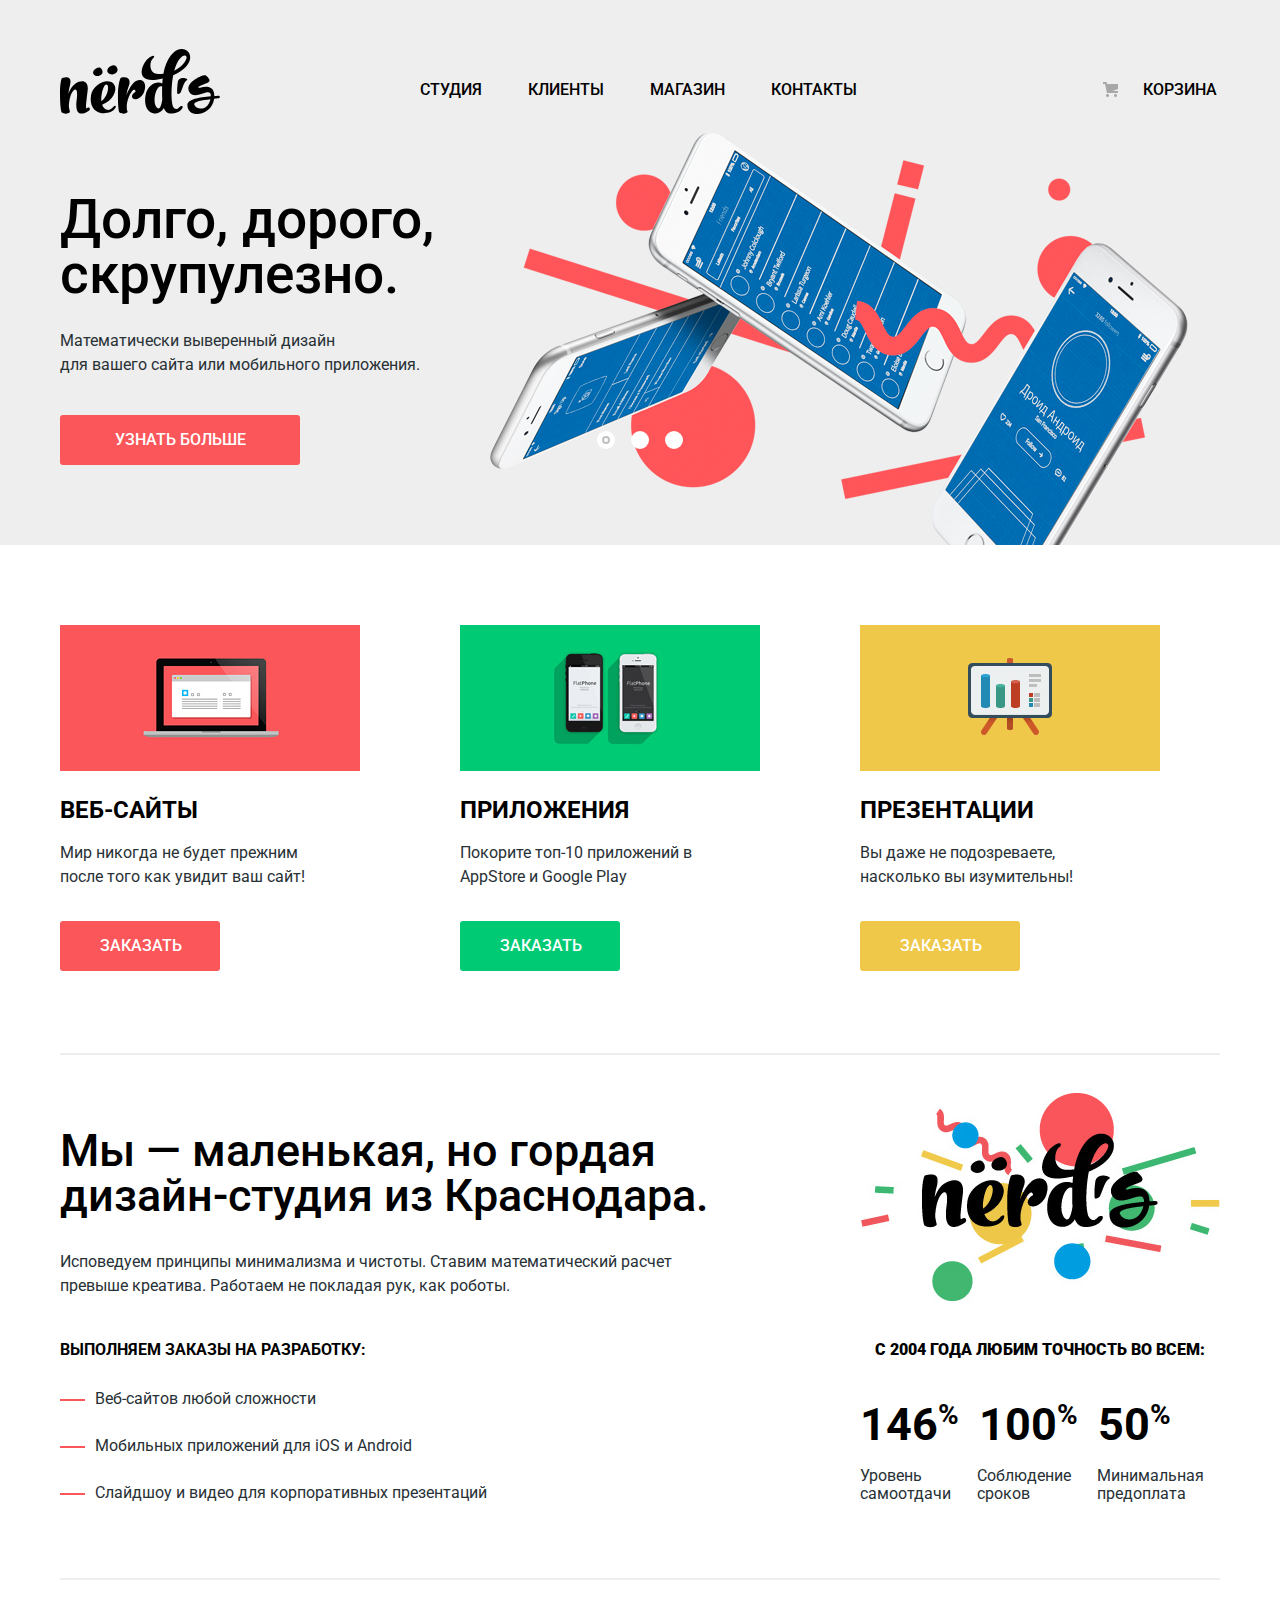
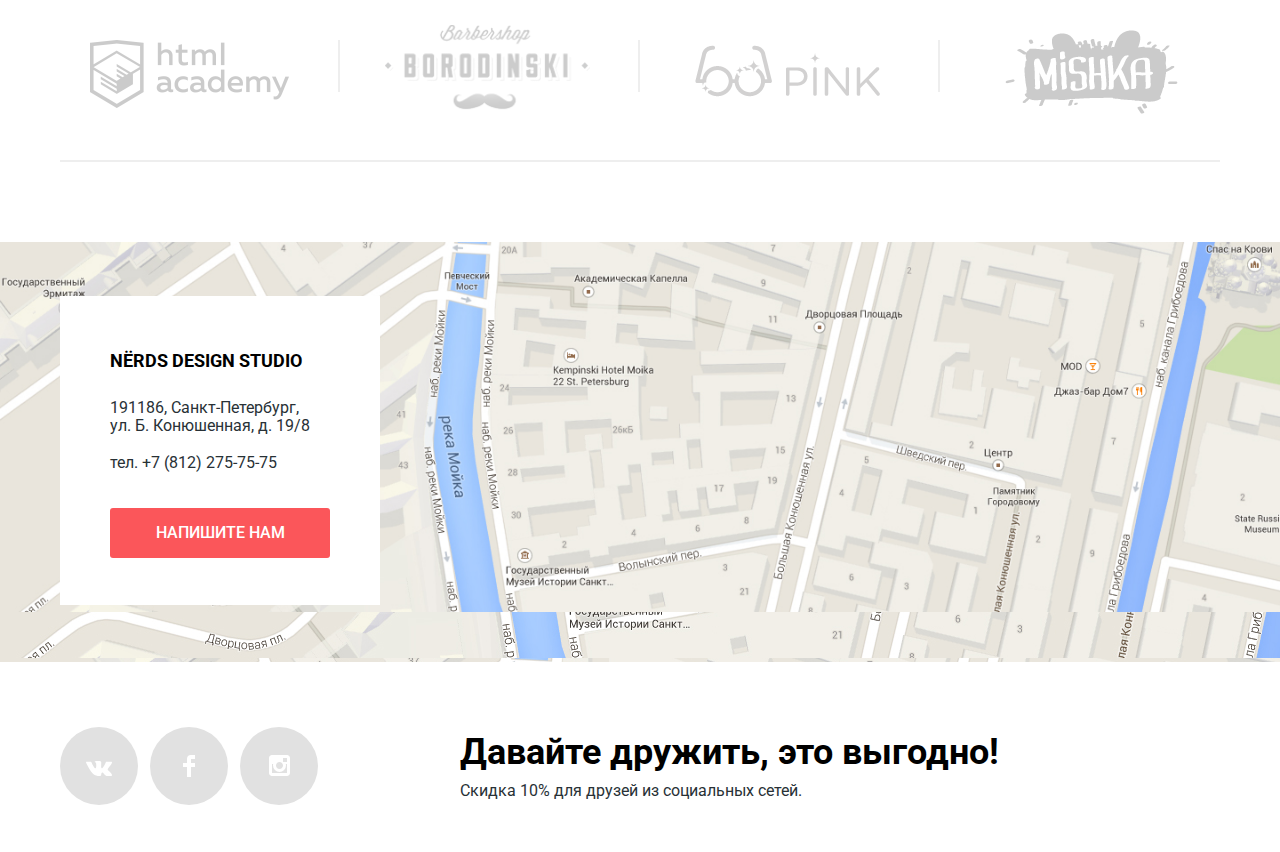
<file: index.html>
<!DOCTYPE html>
<html lang="ru">
  <head>
    <meta charset="utf-8">
    <title>Nerds</title>
    <link href="https://fonts.googleapis.com/css?family=Roboto:400,500,700&amp;subset=cyrillic" rel="stylesheet">
    <link href="css/normalize.css" rel="stylesheet">
    <link href="css/style.css" rel="stylesheet">
  </head>
  <body>

    <header class="main-header">
      <nav class="main-navigation container">
        <a class="main-header-logo">
          <img src="img/nerds-logo.svg" width="160" height="65" alt="Логотип дизайн-студии Нёрдз">
        </a>
        <ul class="site-navigation">
          <li>
            <a href="#">Студия</a>
          </li>
          <li>
            <a href="#">Клиенты</a>
          </li>
          <li>
            <a href="catalog.html">Магазин</a>
          </li>
          <li>
            <a href="#">Контакты</a>
          </li>
        </ul>
        <ul class="user-navigation">
          <li>
            <a class="cart" href="#">Корзина
              <svg class="cart-icon" xmlns="http://www.w3.org/2000/svg" xmlns:xlink="http://www.w3.org/1999/xlink" width="15" height="15" viewBox="0 0 15 15">
                <metadata>
                  <?xpacket begin="﻿" id="W5M0MpCehiHzreSzNTczkc9d"?>
                  <!--<x:xmpmeta xmlns:x="adobe:ns:meta/" x:xmptk="Adobe XMP Core 5.6-c142 79.160924, 2017/07/13-01:06:39        ">-->
                  <!--<rdf:RDF xmlns:rdf="http://www.w3.org/1999/02/22-rdf-syntax-ns#">-->
                  <!--<rdf:Description rdf:about=""/>-->
                  <!--</rdf:RDF>-->
                  <!--</x:xmpmeta>-->
                  <?xpacket end="w"?>
                </metadata>
                <image id="cart-icon" width="15" height="15" xlink:href="[data-uri]"/>
              </svg>
            </a>
          </li>
        </ul>
      </nav>
    </header>

    <main class="main-page">

      <section class="main-slider">
        <div class="slider-wrapper">
          <h2 class="visually-hidden">Слайдер</h2>

          <div class="slider-control">
            <i class="active"></i>
            <i></i>
            <i></i>
          </div>


          <ul class="slider-list"><!-- ИЗОБРАЖЕНИЯ ДОБАВИТЬ-->
            <li class="slider-item">
              <h3>Долго, дорого, скрупулезно.</h3>
              <p>Математически выверенный дизайн
                <br>
                для вашего сайта или мобильного приложения.</p>
              <a class="button slider-button" href="catalog.html">Узнать больше</a>
              <!--<img src="img.png" width="240" height="124" alt="Слайд 1">-->
            </li>
            <li class="slider-item">
              <h3>Любим математику как никто другой</h3>
              <p>Никакого креатива, только математические формулы
                <br>
                для расчета идеальных пропорций.</p>
              <a class="button slider-button" href="catalog.html">Узнать больше</a>
              <!--<img src="img.png" width="240" height="124" alt="Слайд 2">-->
            </li>
            <li class="slider-item">
              <h3>Только ночь, только хардкор</h3>
              <p>Работать днем, как все? Мы против этого.
                <br>
                Ближе к полуночи работа только начинается.</p>
              <a class="button slider-button" href="catalog.html">Узнать больше</a>
              <!--<img src="img.png" width="240" height="124" alt="Слайд 3">-->
            </li>
          </ul>
        </div>
      </section>

      <div class="container">
        <h1 class="visually-hidden">Студия дизайна «Нёрдс»</h1>

        <section class="advantages">
          <h2 class="visually-hidden">Наши преимущества</h2>
          <ul class="feature-list">
            <li class="feature-item">
              <img src="img/web-sites.png" width="300" height="146" alt="Веб-сайты">
              <h3>Веб-сайты</h3>
              <p>Мир никогда не будет прежним после того как увидит ваш сайт!</p>
              <a class="button feature-button" href="#">Заказать</a>
            </li>
            <li class="feature-item applications">
              <img src="img/applications.png" width="300" height="146" alt="Приложения">
              <h3>Приложения</h3>
              <p>Покорите топ-10 приложений в AppStore и Google Play</p>
              <a class="button feature-button button-green" href="#">Заказать</a>
            </li>
            <li class="feature-item">
              <img src="img/presentations.png" width="300" height="146" alt="Презентации">
              <h3>Презентации</h3>
              <p>Вы даже не подозреваете,
                насколько вы изумительны!</p>
              <a class="button feature-button button-yellow" href="#">Заказать</a>
            </li>
          </ul>
        </section>

        <section class="about-us">
          <div class="what-we-can">
               <h2 class="visually-hidden">Кто мы и что мы делаем</h2>
                 <h3 class="what-we-can-title">Мы — маленькая, но гордая
                   дизайн-студия из Краснодара. </h3>
                 <p>Исповедуем
                   принципы минимализма и чистоты. Ставим математический расчет
                   превыше креатива. Работаем не покладая рук, как роботы.</p>
                 <p class="order">Выполняем заказы на разработку:</p>
                 <ul class="orders-list">
                   <li class="orders-item">Веб-сайтов любой сложности</li>
                   <li class="orders-item">Мобильных приложений для iOS и Android</li>
                   <li class="orders-item">Слайдшоу и видео для корпоративных презентаций</li>
                 </ul>
             </div>
          <div class="our-qualities">
            <h2 class="visually-hidden">Наши качества</h2>
            <img src="img/nerds-illustration.png" width="360" height="208" alt="Логотип Nerds">
            <p class="qualities-title"><b>с 2004 года Любим точность во всем:</b></p>
            <ul class="qualities-percentages-list">
              <li>146<span>%</span></li>
              <li>100<span>%</span></li>
              <li>50<span>%</span></li>
            </ul>
            <ul class="qualities-list">
              <li>Уровень самоотдачи</li>
              <li>Соблюдение сроков</li>
              <li>Минимальная предоплата</li>
            </ul>
          </div>
        </section>

        <section class="partners">
          <h2 class="visually-hidden">Наши партнеры и наши работы</h2>
          <ul class="partners-list">
            <li class="html-academy partner">
              <a href="catalog.html"><img src="img/logo-htmlacademy.png" width="199" height="68" alt="Логотип HTML Academy"></a>
            </li>
            <li class="barbershop partner">
              <a href="#"><img src="img/logo-barbershop.png" width="209" height="87" alt="Логотип Barbershop Borodinski"></a>
            </li>
            <li class="pink partner">
              <a href="#"><img src="img/logo-pink.png" width="185" height="52" alt="Логотип PINK"></a>
            </li>
            <li class="mishka partner">
              <a href="#"><img src="img/logo-mishka.png" width="173" height="84" alt="Логотип MISHKA"></a>
            </li>
           </ul>
        </section>
      </div>
    </main>

    <section class="map">
      <h2 class="visually-hidden">Как до нас добраться</h2>
      <img src="img/map.jpg" width="1440" height="416" alt="Карта">
      <section class="contacts">
        <h3 class="visually-hidden">Контактная информация</h3>
        <p class="contacts-title"><b>NЁRDS DESIGN STUDIO</b></p>
        <p class="address">191186, Санкт-Петербург,
          ул. Б. Конюшенная, д. 19/8</p>
        <p class="phone">тел. +7 (812) 275-75-75</p>
        <a class="button contacts-button" href="#">Напишите нам</a>
      </section>
    </section>

    <footer class="main-footer container">
      <div class="footer-social">
        <ul class="footer-social-list">
          <li>
            <a class="social-button vk-button" href="#" aria-label="Следите за нами Вконтакте">
              <!--<span class="visually-hidden">VKontakte</span>-->
              <svg xmlns="http://www.w3.org/2000/svg" width="26" height="15" viewBox="0 0 26 15">
                <path fill="#FFF" d="M16.138 11.51c.956-.309 2.18 2.04 3.483 2.939.978.681 1.727.534 1.727.534l3.473-.05s1.815-.112.957-1.554c-.071-.12-.503-1.069-2.585-3.022-2.177-2.043-1.882-1.712.739-5.244 1.597-2.153 2.236-3.468 2.036-4.028-.192-.539-1.365-.399-1.365-.399L20.69.713c-.381.001-.704.119-.851.515-.003.004-.621 1.666-1.445 3.079-1.741 2.989-2.436 3.148-2.724 2.961-.661-.433-.494-1.737-.494-2.664 0-2.897.432-4.105-.846-4.417-.427-.104-.739-.172-1.828-.182-1.392-.021-2.574 0-3.244.329-.445.223-.786.712-.579.74.26.035.843.16 1.155.586.401.552.389 1.789.389 1.789s.229 3.411-.54 3.834c-.528.29-1.25-.302-2.803-3.016-.793-1.388-1.392-2.922-1.392-2.922s-.116-.285-.326-.441c-.25-.185-.6-.244-.6-.244L.848.684S.29.7.085.946c-.182.218-.015.668-.015.668s2.909 6.881 6.203 10.347c3.02 3.182 6.452 2.971 6.452 2.971h1.555s.469-.054.709-.312c.224-.24.214-.691.214-.691s-.031-2.109.935-2.419z"/>
              </svg>
            </a>
          </li>
          <li>
            <a class="social-button fb-button" href="#" aria-label="Следите за нами в Facebook">
              <!--<span class="visually-hidden">Facebook</span>-->
              <svg xmlns="http://www.w3.org/2000/svg" width="12" height="22" viewBox="0 0 12 22">
                <path fill="#FFF" d="M12 4V0H8a4 4 0 0 0-4 4v4H0v4h4v10h4V12h4V8H8V4h4z"/>
              </svg>
            </a>
          </li>
          <li>
            <a class="social-button insta-button" href="#" aria-label="Следите за нами в Instagram">
              <!--<span class="visually-hidden">Instagram</span>-->
              <svg xmlns="http://www.w3.org/2000/svg" width="21" height="21" viewBox="0 0 21 21">
                <path fill="#FFF" d="M18 0H3C1.35 0 0 1.35 0 3v15c0 1.65 1.35 3 3 3h15c1.65 0 3-1.35 3-3V3c0-1.65-1.35-3-3-3zm-7.5 7c1.93 0 3.5 1.57 3.5 3.5S12.43 14 10.5 14 7 12.43 7 10.5 8.57 7 10.5 7zM18 18H3V9h1.181A6.504 6.504 0 0 0 4 10.5a6.5 6.5 0 1 0 13 0 6.45 6.45 0 0 0-.181-1.5H18v9zm0-11h-4V3h4v4z"/>
              </svg>
            </a>
          </li>
        </ul>
      </div>
      <div class="offer">
        <h3>Давайте дружить, это выгодно!</h3>
        <p>Скидка 10% для друзей из социальных сетей.</p>
      </div>
    </footer>

    <section class="modal write-us">
      <h2 class="visually-hidden">Обратная связь</h2>
      <form class="write-us-form" action="https://echo.htmlacademy.ru" method="post">
        <h3 class="write-us-title">Напишите нам</h3>
        <button class="modal-close" type="button">Закрыть</button>
        <div class="login-wrapper">
          <p class="feedback-item feedback-item-name">
            <label class="user-name-title" for="user-name-feedback">Ваше имя:</label>
            <input class="user-name" id="user-name-feedback" type="text" name="user-name" placeholder="Имя Фамилия" required>
          </p>
          <p class="feedback-item">
            <label class="user-email-title" for="user-email-feedback">Ваш e-mail:</label>
            <input class="user-email" id="user-email-feedback" type="text" name="user-email" placeholder="email@example.com" required>
          </p>
        </div>
        <p class="feedback-item">
          <label class="feedback-title" for="feedback-field">Текст письма:</label>
          <textarea class="feedback" id="feedback-field"  rows="7" name="feedback" placeholder="В свободной форме"></textarea>
        </p>
        <button class="button write-us-button" type="submit">Отправить</button>
      </form>
    </section>

  </body>
</html>
</file>
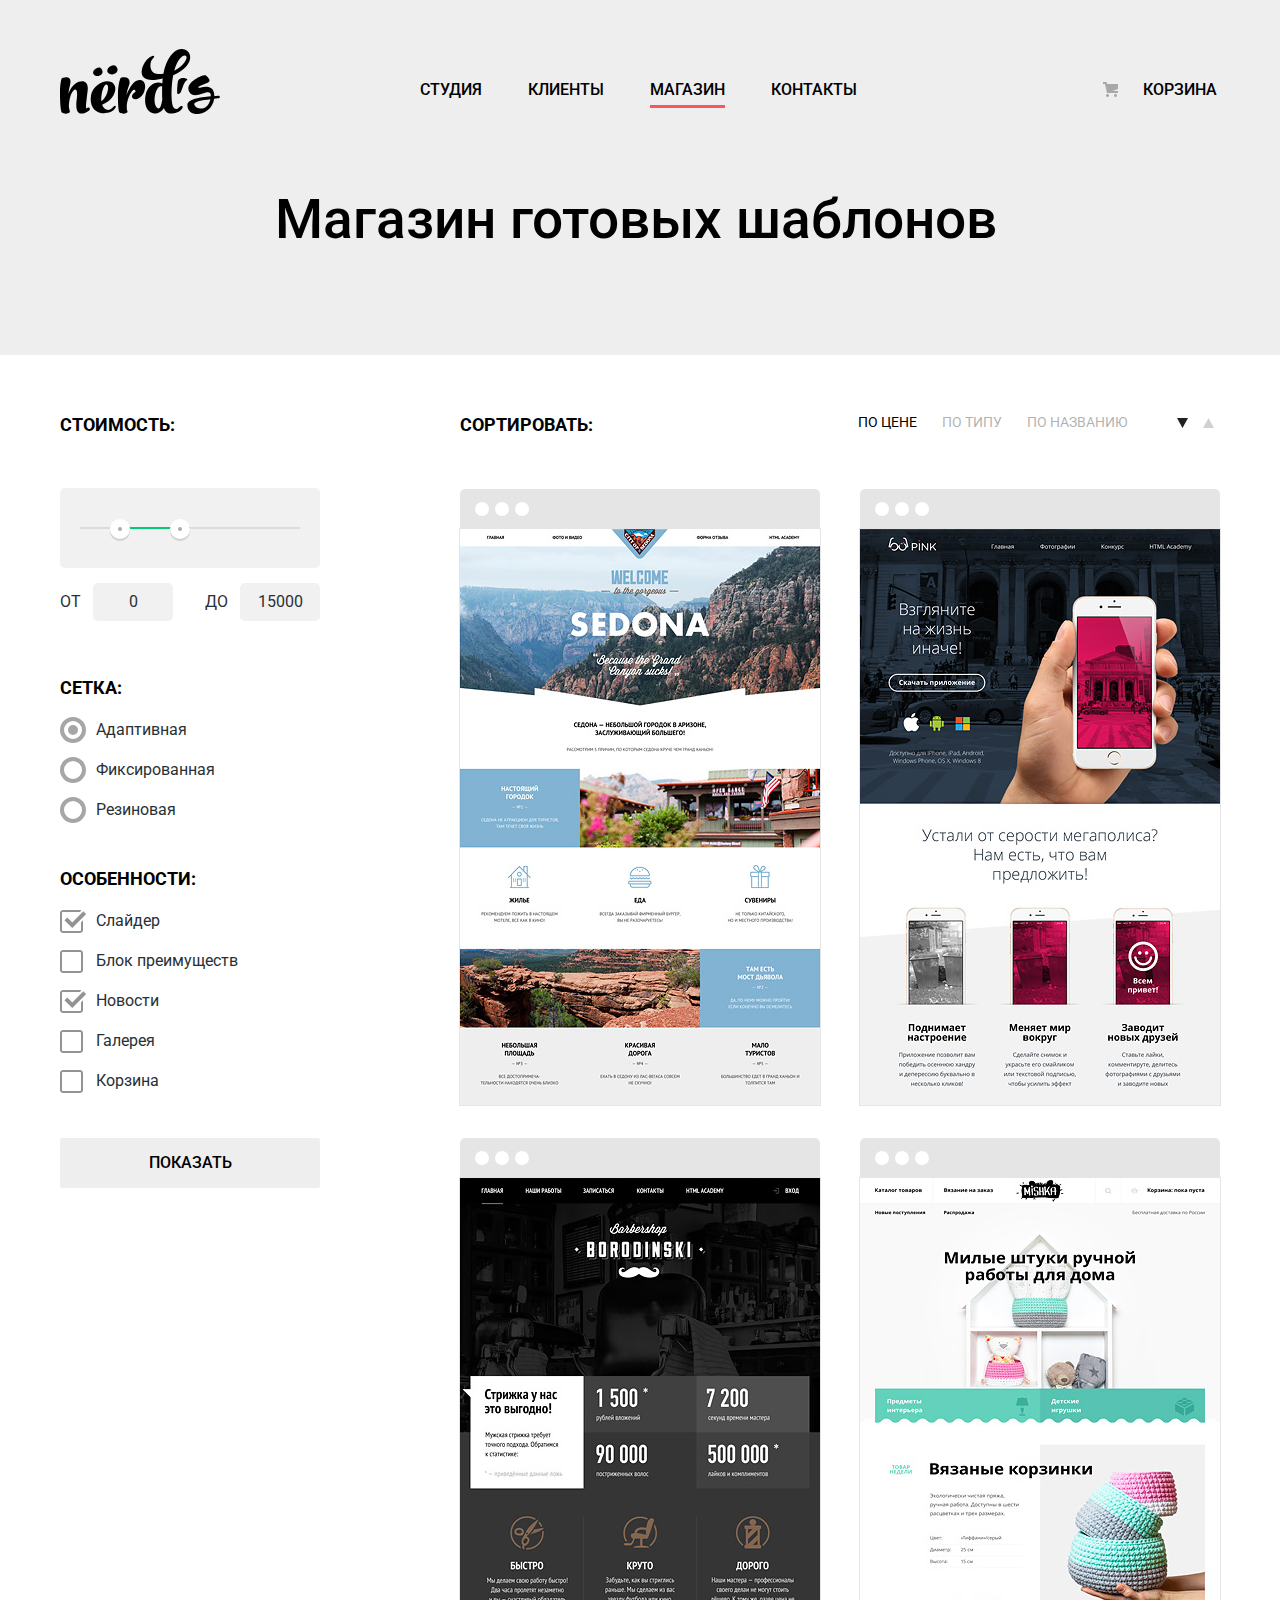
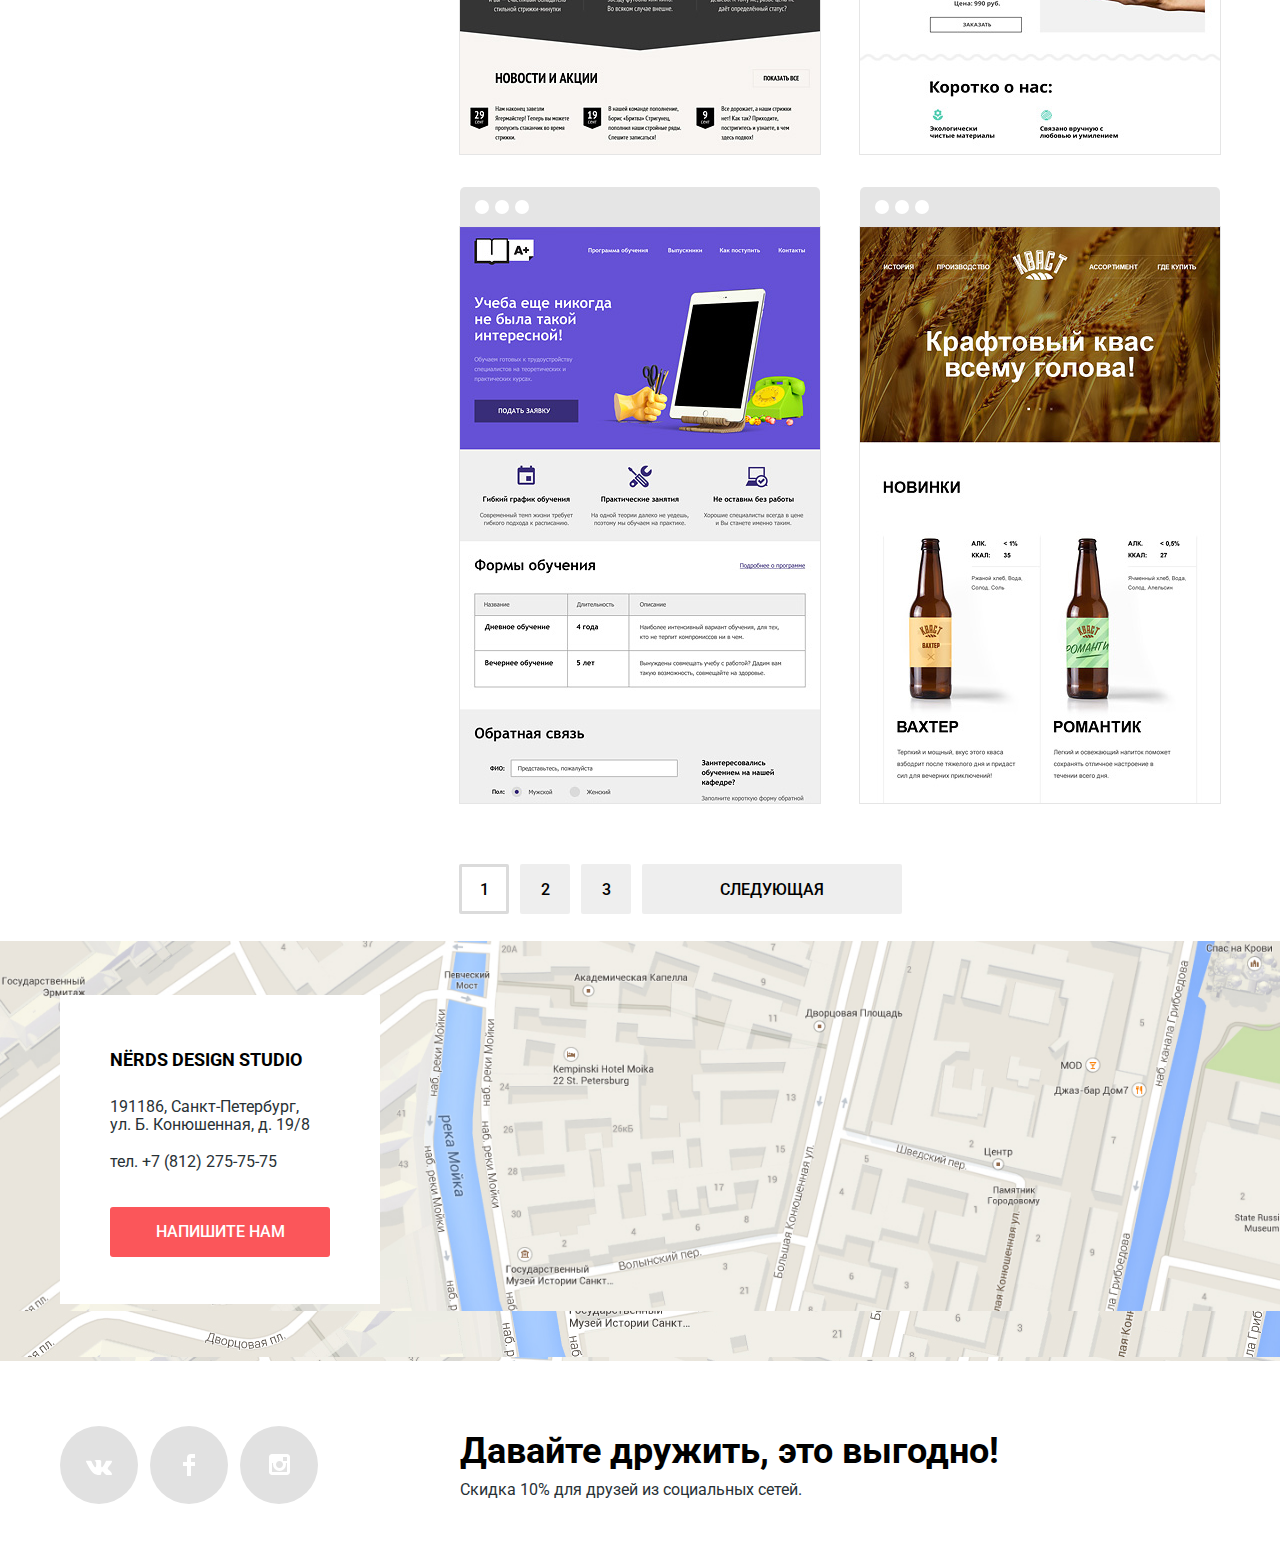
<file: catalog.html>
<!DOCTYPE html>
<html lang="ru">
<head>
    <meta charset="UTF-8">
    <title>Nerds</title>
    <link href="https://fonts.googleapis.com/css?family=Roboto:400,500,700&amp;subset=cyrillic" rel="stylesheet">
    <link href="css/normalize.css" rel="stylesheet">
    <link href="css/style.css" rel="stylesheet">
</head>
<body>

  <header class="main-header">
    <nav class="main-navigation">
      <a class="main-header-logo" href="index.html">
        <img src="img/nerds-logo.svg" width="160" height="65" alt="Логотип дизайн-студии Нёрдз">
      </a>
      <ul class="site-navigation">
        <li>
          <a href="#">Студия</a>
        </li>
        <li>
          <a href="#">Клиенты</a>
        </li>
        <li class="site-navigation-current">
          <a href="#">Магазин</a>
        </li>
        <li>
          <a href="#">Контакты</a>
        </li>
      </ul>
      <ul class="user-navigation">
        <li>
          <a class="cart" href="#">Корзина
            <svg class="cart-icon" xmlns="http://www.w3.org/2000/svg" xmlns:xlink="http://www.w3.org/1999/xlink" width="15" height="15" viewBox="0 0 15 15">
              <metadata>
                <?xpacket begin="﻿" id="W5M0MpCehiHzreSzNTczkc9d"?>
                <!--<x:xmpmeta xmlns:x="adobe:ns:meta/" x:xmptk="Adobe XMP Core 5.6-c142 79.160924, 2017/07/13-01:06:39        ">-->
                <!--<rdf:RDF xmlns:rdf="http://www.w3.org/1999/02/22-rdf-syntax-ns#">-->
                <!--<rdf:Description rdf:about=""/>-->
                <!--</rdf:RDF>-->
                <!--</x:xmpmeta>-->
                <?xpacket end="w"?>
              </metadata>
              <image id="cart-icon" width="15" height="15" xlink:href="[data-uri]"/>
            </svg>
          </a>
        </li>
      </ul>
    </nav>
  </header>

  <main class="inner-page">
    <div class="page-title-wrapper">
      <h1 class="page-title">Магазин готовых шаблонов</h1>
    </div>
    <div class="container">
      <div class="catalog-columns">
        <section class="filters">
          <h2 class="visually-hidden">Фильтр товаров</h2>
          <!-- Здесь будет форма -->
          <form class="filter" method="get" action="https://echo.htmlacademy.ru">
            <fieldset class="filter-item">
              <legend>Стоимость:</legend>
              <div class="range-filter">
                <div class="range-controls">
                  <div class="scale">
                    <div class="bar" style="margin-left: 20%; width: 30%"></div>
                  </div>
                  <div class="toggle toggle-min"></div>
                  <div class="toggle toggle-max"></div>
                </div>
              </div>
              <div class="price-controls">
                <label class="min-price">от <input name="min-price" type="text" value="0"></label>
                <label class="max-price">до <input name="max-price" type="text" value="15000"></label>
              </div>

            </fieldset>

            <fieldset>
              <legend>Сетка:</legend>
              <ul>
                <li class="filter-option">
                  <input class="visually-hidden filter-input filter-input-radio" type="radio" name="product-type" value="adaptive" id="filter-adaptive" checked>
                  <label class="filter-radio" for="filter-adaptive">Адаптивная</label>
                </li>
                <li class="filter-option">
                  <input class="visually-hidden filter-input filter-input-radio" type="radio" name="product-type" value="fixed" id="filter-fixed">
                  <label class="filter-radio" for="filter-fixed">Фиксированная</label>
                </li>
                <li class="filter-option">
                  <input class="visually-hidden filter-input filter-input-radio"  type="radio" name="product-type" value="stretch" id="filter-stretch">
                  <label class="filter-radio" for="filter-stretch">Резиновая</label>
                </li>
              </ul>
            </fieldset>
            <fieldset>
              <legend>Особенности:</legend>
              <ul>
                <li class="filter-option">
                  <input class="visually-hidden filter-input filter-input-checkbox" type="checkbox" name="filter-slider" id="filter-slider" checked>
                  <label for="filter-slider">Слайдер</label>
                </li>
                <li class="filter-option">
                  <input class="visually-hidden filter-input filter-input-checkbox" type="checkbox" name="filter-advantages" id="filter-advantages">
                  <label for="filter-advantages">Блок преимуществ</label>
                </li>
                <li class="filter-option">
                  <input class="visually-hidden filter-input filter-input-checkbox" type="checkbox" name="filter-news" id="filter-news" checked>
                  <label for="filter-news">Новости</label>
                </li>
                <li class="filter-option">
                  <input class="visually-hidden filter-input filter-input-checkbox" type="checkbox" name="filter-gallery" id="filter-gallery">
                  <label for="filter-gallery">Галерея</label>
                </li>
                <li class="filter-option">
                  <input class="visually-hidden filter-input filter-input-checkbox" type="checkbox" name="filter-cart" id="filter-cart">
                  <label for="filter-cart">Корзина</label>
                </li>
              </ul>
            </fieldset>
            <button type="submit" class="filter-button button">Показать</button>
          </form>
        </section>
        <section class="catalog">
          <h2 class="visually-hidden">Каталог товаров</h2>

          <section class="catalog-filter">
            <span class="catalog-sort-title">Сортировать:</span>
            <ul class="catalog-sort">
              <li class="catalog-sort-item catalog-sort-item-active"><a href="">По цене</a></li>
              <li class="catalog-sort-item"><a href="#">По типу</a></li>
              <li class="catalog-sort-item"><a href="#">По названию</a></li>
            </ul>
            <div class="catalog-toggle-list">
              <div class="catalog-toggle catalog-toggle-down"></div>
              <div class="catalog-toggle catalog-toggle-up"></div>
            </div>
          </section>

          <ul class="catalog-list">
            <li class="catalog-item">
              <h3 class="visually-hidden">Информационный сайт  для туристов Sedona</h3>
              <!--БРАУЗЕР-->
              <div class="item-header">
                <span></span>
                <span></span>
                <span></span>
              </div>
              <a class="catalog-item-img" href="catalog-item.html">
                <img src="img/img-sedona.jpg" width="360" height="576" alt="Макет информационного сайта для туристов Sedona">
              </a>
              <div class="item-price">
                <h4 class="item-title">Sedona</h4>
                <p>Информационный сайт
                  для туристов</p>
                <a class="button button-item" href="catalog-item.html">9 900 руб.</a>
              </div>
            </li>
            <li class="catalog-item">
              <h3 class="visually-hidden">Продуктовый лендинг приложения для iOS и Android PINK APP</h3>
              <!--БРАУЗЕР-->
              <div class="item-header">
                <span></span>
                <span></span>
                <span></span>
              </div>
              <a class="catalog-item-img" href="catalog-item.html">
                <img src="img/img-pink.jpg" width="360" height="576" alt="Макет продуктового лендинга для iOS и Android PINK APP">
              </a>
              <div class="item-price">
                <h4 class="item-title">Pink App</h4>
                <p>Продуктовый лендинг
                  <br>
                  приложения для iOS и Android</p>
                <a class="button button-item" href="catalog-item.html">9 900 руб.</a>
              </div>
            </li>
            <li class="catalog-item">
              <h3 class="visually-hidden">Сайт салона красоты для мужчин BARBERSHOP</h3>
              <!--БРАУЗЕР-->
              <div class="item-header">
                <span></span>
                <span></span>
                <span></span>
              </div>
              <a class="catalog-item-img" href="catalog-item.html">
                <img src="img/img-barbershop.jpg" width="360" height="576" alt="Макет сайта салона красоты для мужчин BARBERSHOP">
              </a>
              <div class="item-price">
                <h4 class="item-title">Barbershop</h4>
                <p>Сайт салона красоты. Для мужчин, да.</p>
                <a class="button button-item" href="catalog-item.html">9 900 руб.</a>
              </div>
            </li>
            <li class="catalog-item">
              <h3 class="visually-hidden">Интернет-магазин вязаных игрушек MISHKA</h3>
              <!--БРАУЗЕР-->
              <div class="item-header">
                <span></span>
                <span></span>
                <span></span>
              </div>
              <a class="catalog-item-img" href="catalog-item.html">
                <img src="img/img-mishka.jpg" width="360" height="576" alt="Макет интернет-магазина вязаных игрушек MISHKA">
              </a>
              <div class="item-price">
                <h4 class="item-title">MISHKA</h4>
                <p>Интернет-магазин
                  <br>
                  вязаных игрушек</p>
                <a class="button button-item" href="catalog-item.html">9 900 руб.</a>
              </div>
            </li>
            <li class="catalog-item">
              <h3 class="visually-hidden">Лендинг курсов повышения квалификации A Plus</h3>
              <!--БРАУЗЕР-->
              <div class="item-header">
                <span></span>
                <span></span>
                <span></span>
              </div>
              <a class="catalog-item-img" href="catalog-item.html">
                <img src="img/img-aplus.jpg" width="360" height="576" alt="Макет лендинга курсов повышения квалификации">
              </a>
              <div class="item-price">
                <h4 class="item-title">A Plus</h4>
                <p>Лендинг курсов повышения квалификации</p>
                <a class="button button-item" href="catalog-item.html">9 900 руб.</a>
              </div>
            </li>
            <li class="catalog-item">
              <h3 class="visually-hidden"> Промо-сайт производителя
                <br>
                крафтового кваса КВАСТ</h3>
              <!--БРАУЗЕР-->
              <div class="item-header">
                <span></span>
                <span></span>
                <span></span>
              </div>
              <a class="catalog-item-img" href="catalog-item.html">
                <img src="img/img-kvast.jpg" width="360" height="576" alt="Макет промо-сайта производителя
            крафтового кваса КВАСТ">
              </a>
              <div class="item-price">
                <h4 class="item-title">КВАСТ</h4>
                <p> Промо-сайт производителя
                  крафтового кваса</p>
                <a class="button button-item" href="catalog-item.html">9 900 руб.</a>
              </div>
            </li>
          </ul>
        </section>
      </div>
      <section class="pagination">
        <h2 class="visually-hidden">Страницы каталога</h2>
        <ul class="pagination-list">
          <li class="pagination-item pagination-item-current"><a>1</a></li>
          <li class="pagination-item"><a href="#">2</a></li>
          <li class="pagination-item"><a href="#">3</a></li>
          <li class="pagination-item pagination-item-next"><a href="#">Следующая</a></li>
        </ul>
      </section>
    </div>
  </main>

  <section class="map">
    <h2 class="visually-hidden">Как до нас добраться</h2>
    <img src="img/map.jpg" width="1440" height="416" alt="Карта">
    <section class="contacts">
      <h3 class="visually-hidden">Контактная информация</h3>
      <p class="contacts-title"><b>NЁRDS DESIGN STUDIO</b></p>
      <p class="address">191186, Санкт-Петербург,
        ул. Б. Конюшенная, д. 19/8</p>
      <p class="phone">тел. +7 (812) 275-75-75</p>
      <a class="button contacts-button" href="#">Напишите нам</a>
    </section>
  </section>

  <footer class="main-footer container">
    <div class="footer-social">
      <ul class="footer-social-list">
        <li>
          <a class="social-button vk-button" href="#" aria-label="Следите за нами Вконтакте">
            <!--<span class="visually-hidden">VKontakte</span>-->
            <svg xmlns="http://www.w3.org/2000/svg" width="26" height="15" viewBox="0 0 26 15">
              <path fill="#FFF" d="M16.138 11.51c.956-.309 2.18 2.04 3.483 2.939.978.681 1.727.534 1.727.534l3.473-.05s1.815-.112.957-1.554c-.071-.12-.503-1.069-2.585-3.022-2.177-2.043-1.882-1.712.739-5.244 1.597-2.153 2.236-3.468 2.036-4.028-.192-.539-1.365-.399-1.365-.399L20.69.713c-.381.001-.704.119-.851.515-.003.004-.621 1.666-1.445 3.079-1.741 2.989-2.436 3.148-2.724 2.961-.661-.433-.494-1.737-.494-2.664 0-2.897.432-4.105-.846-4.417-.427-.104-.739-.172-1.828-.182-1.392-.021-2.574 0-3.244.329-.445.223-.786.712-.579.74.26.035.843.16 1.155.586.401.552.389 1.789.389 1.789s.229 3.411-.54 3.834c-.528.29-1.25-.302-2.803-3.016-.793-1.388-1.392-2.922-1.392-2.922s-.116-.285-.326-.441c-.25-.185-.6-.244-.6-.244L.848.684S.29.7.085.946c-.182.218-.015.668-.015.668s2.909 6.881 6.203 10.347c3.02 3.182 6.452 2.971 6.452 2.971h1.555s.469-.054.709-.312c.224-.24.214-.691.214-.691s-.031-2.109.935-2.419z"/>
            </svg>
          </a>
        </li>
        <li>
          <a class="social-button fb-button" href="#" aria-label="Следите за нами в Facebook">
            <!--<span class="visually-hidden">Facebook</span>-->
            <svg xmlns="http://www.w3.org/2000/svg" width="12" height="22" viewBox="0 0 12 22">
              <path fill="#FFF" d="M12 4V0H8a4 4 0 0 0-4 4v4H0v4h4v10h4V12h4V8H8V4h4z"/>
            </svg>
          </a>
        </li>
        <li>
          <a class="social-button insta-button" href="#" aria-label="Следите за нами в Instagram">
            <!--<span class="visually-hidden">Instagram</span>-->
            <svg xmlns="http://www.w3.org/2000/svg" width="21" height="21" viewBox="0 0 21 21">
              <path fill="#FFF" d="M18 0H3C1.35 0 0 1.35 0 3v15c0 1.65 1.35 3 3 3h15c1.65 0 3-1.35 3-3V3c0-1.65-1.35-3-3-3zm-7.5 7c1.93 0 3.5 1.57 3.5 3.5S12.43 14 10.5 14 7 12.43 7 10.5 8.57 7 10.5 7zM18 18H3V9h1.181A6.504 6.504 0 0 0 4 10.5a6.5 6.5 0 1 0 13 0 6.45 6.45 0 0 0-.181-1.5H18v9zm0-11h-4V3h4v4z"/>
            </svg>
          </a>
        </li>
      </ul>
    </div>
    <div class="offer">
      <h3>Давайте дружить, это выгодно!</h3>
      <p>Скидка 10% для друзей из социальных сетей.</p>
    </div>
  </footer>

  <section class="modal write-us">
    <h2 class="visually-hidden">Обратная связь</h2>
    <form class="write-us-form" action="https://echo.htmlacademy.ru" method="post">
      <h3 class="write-us-title">Напишите нам</h3>
      <button class="modal-close" type="button">Закрыть</button>
      <div class="login-wrapper">
        <p class="feedback-item feedback-item-name">
          <label class="user-name-title" for="user-name-feedback">Ваше имя:</label>
          <input class="user-name" id="user-name-feedback" type="text" name="user-name" placeholder="Имя Фамилия" required>
        </p>
        <p class="feedback-item">
          <label class="user-email-title" for="user-email-feedback">Ваш e-mail:</label>
          <input class="user-email" id="user-email-feedback" type="text" name="user-email" placeholder="email@example.com" required>
        </p>
      </div>
      <p class="feedback-item">
        <label class="feedback-title" for="feedback-field">Текст письма:</label>
        <textarea class="feedback" id="feedback-field"  rows="7" name="feedback" placeholder="В свободной форме"></textarea>
      </p>
      <button class="button write-us-button" type="submit">Отправить</button>
    </form>
  </section>

</body>
</html>
</file>
<file: css/style.css>
body {
  margin: 0;
  padding: 0;

  font-family: "Roboto", Arial, sans-serif;
  font-size: 16px;
  line-height: 24px;
  font-weight: 400;
  color: #283136;
  text-transform: none;

  background-color: #ffffff;

  /* Временно для сетки */
  /*background-image: url("img/nerds-index.jpg");*/
  /*background-size: 1372px auto;*/
  /*background-repeat: no-repeat;*/
}

a {
  text-decoration: none;
}

img {
  max-width: 100%;
  height: auto;
}

.button {
  display: block;
  width: 240px;
  padding: 13px 0;

  font: inherit;
  line-height: 18px;
  font-weight: 500;

  text-align: center;
  color: #ffffff;
  vertical-align: middle;
  text-transform: uppercase;

  background-color: #fb565a;
  border-radius: 3px;
  border: none;
}

.button:focus,
.button:hover {
  background-color: #e74246;
}

.button:active {
  color: #e07476;
  background-color: #d7373b;
  box-shadow: inset 0px 3px 0px rgba(0,0,0,0.1);
}

.visually-hidden {
  position: absolute;
  clip: rect(0 0 0 0);
  width: 1px;
  height: 1px;
  margin: -1px;
  border: 0;
  padding: 0;
  overflow: hidden;
}
/*ХЭДЭР*/
.main-navigation {
  font-size: 16px;
  line-height: 30px;
  font-weight: 500;
  color: #000000;
  text-transform: uppercase;

  background-color: #eeeeee;
}

.main-header-logo
.site-navigation,
.user-navigation {
  list-style: none;
}

.site-navigation a,
.user-navigation a {
  color: #000000;
}

.site-navigation a:hover,
.user-navigation a:hover {
  color: #fb565a;
}

.site-navigation a:focus,
.user-navigation a:focus {
  color: #bdbdbd;
}

/*СЛАЙДЕР*/
.main-slider {
  background-color: #eeeeee;
}
.main-slider {
  position: relative;
}



.slider-wrapper  {
  width: 1200px;
  margin: 0 auto;
  padding: 0 20px;
  margin-bottom: 80px;
  box-sizing: border-box;
}

.slider-control {
  position: absolute;
  left: 50%;
  bottom: 104px;
  z-index: 100;

  width: 160px;
  height: 18px;

  text-align: center;
  font-size: 0;
  transform: translateX(-50%);
}

.slider-control i {
  position: relative;
  display: inline-block;
  width: 18px;
  height: 18px;
  padding: 8px;

  border-radius: 50%;
  cursor: pointer;
}


.slider-control i::after {
  content: "";
  position: absolute;
  top: 8px;
  left: 8px;
  z-index: 1;

  width: 18px;
  height: 18px;

  background: #ffffff;
  border-radius: 50%;
}

.slider-control .active::before {
  content: "";

  position: absolute;
  left: 50%;
  top: 50%;
  z-index: 2;

  width: 4px;
  height: 4px;
  margin: -4px;

  background-color: inherit;
  border: 2px solid #c1c1c1;
  border-radius: 50%;

}

.slider-list {
  margin: 0;
  padding: 0;

  list-style: none;
}

.slider-item {
  /*text-align: left;*/

}

.slider-item h3 {
  max-width: 600px;
  margin: 0;
  margin-bottom: 27px;

  font-size: 55px;
  line-height: 55px;
  font-weight: 500;
  color: #000000;
}

.slider-item p {
  max-width: 430px;
  margin: 0;
  margin-bottom: 38px;
  font-size: 16px;
  line-height: 24px;
}

.slider-item {
  display: none;
  padding: 78px 0 80px 0;
}

.slider-item:nth-child(1) {
  display: block;
}

.slider-item:nth-child(1) {
  background-image: url("../img/slide1.png");
  background-repeat: no-repeat;
  background-position: 93% 18px;
}

.slider-item:nth-child(2) {
  background-image: url("../img/slide2.png");
  background-repeat: no-repeat;
  background-position: 100% 0;
}

.slider-item:nth-child(3) {
  background-image: url("../img/slide3.png");
  background-repeat: no-repeat;
  background-position: 100% 20px;
}

.slider-button {
  padding-top: 16px;
  padding-bottom: 16px;
}

/*НАШИ ПРЕИМУЩЕСТВА*/
.feature-list {
  list-style: none;
}

.feature-item {
  text-align: left;
}

.feature-item h3 {
  font-size: 24px;
  line-height: 30px;
  font-weight: bold;
  color: #000000;
}

/*О НАС*/
.what-we-can {
  text-align: left;
}

.what-we-can h3 {
  font-size: 45px;
  line-height: 45px;
  font-weight: 500;
  color: #000000;
}

.order {
  font-size: 16px;
  line-height: 24px;
  font-weight: 700;
  color: #000000;
  text-transform: uppercase;
}

.orders-list {
  list-style: none;
}

.qualities-title {
  font-size: 16px;
  line-height: 24px;
  font-weight: 700;
  color: #000000;
  text-transform: uppercase;
}

.qualities-percentages-list,
.qualities-list{
  list-style: none;
}

.qualities-percentages-list {
  font-size: 45px;
  line-height: 45px;
  font-weight: 700;
  color: #000000;
  text-transform: uppercase;
}

.qualities-list {
  font-size: 16px;
  line-height: 18px;
  font-weight: 400;
}

/*ПАРТНЕРЫ*/
.partners-list {
  list-style: none;
}

/*СТРАНИЦА КАТАЛОГА*/
.site-navigation-current  {
  position: relative;
  display: block;
  box-sizing: border-box;
  box-shadow: 0 3px 0 #fb565a;
}

/*MAIN catalog*/
.page-title-wrapper {
  padding: 0;
  margin: 0;
  margin-bottom: 58px;
  background-color: #eeeeee;
}
.page-title {
  display: flex;
  box-sizing: border-box;
  width: 1160px;
  margin: 0 auto;

  padding-top: 78px;
  padding-bottom: 108px;
  padding-left: 215px;
  padding-right: 215px;
  font-size: 55px;
  line-height: 55px;
  font-weight: 500;
  color: #000000;
}

.filter fieldset {
  border: none;

  margin: 0;
  padding: 0;
  margin-bottom: 47px;
}

.filter-item {
  margin: 0;
  padding: 0;

  border: none;
}
.filter .filter-item {
  margin-bottom: 55px;
}

.range-filter {
  width: 260px;
  margin-top: 51px;
}

.filter legend {
  font-size: 18px;
  line-height: 24px;
  text-transform: uppercase;
  font-weight: 700;
  color: #000000;
}

.range-controls {
  position: relative;
  height: 41px;
  margin-bottom: 15px;
  padding-top: 39px;
  padding-right: 20px;
  padding-left: 20px;
  background-color: #f1f1f1;
  border-radius: 5px;
}

.range-controls .scale {
  height: 2px;

  background: #d7dcde;
}

.range-controls .bar {
  width: 70%;
  height: 2px;

  background: #00ca74;
}

.range-controls .toggle {
  position: absolute;
  top: 31px;
  left: 0;

  width: 4px;
  height: 4px;
  padding: 0;

  border: 8px solid #ffffff;
  background-color: #ababab;
  box-shadow: 0 2px 1px 0 #cfcfcf;
  border-radius: 50%;
  pointer: cursor;
}

.range-controls .toggle-min {
  left: 50px;
}

.range-controls .toggle-max {
  left: 110px;
}

.price-controls {
  font-size: 0;
}

.price-controls label {
  display: inline-block;
  width: 50%;

  font-size: 16px;
  text-transform: uppercase;
}

.price-controls input {
  width: 60px;
  padding: 8px 10px;
  margin-left: 8px;

  font-family: Roboto, Arial, sans-serif;
  font-size: 16px;
  line-height: 22px;
  text-align: center;
  color: #283136;

  border: none;
  border-radius: 5px;
  background: #f1f1f1;
}

.max-price {
  text-align: right;
}

.filter ul {
  padding: 0;
  margin: 0;
  list-style: none;
  line-height: 20px;
}

.filter-option {
  padding-left: 36px;
  margin-top: 20px;
  color: #283136;
}

.filter-option label {
  position: relative;

  display: block;

  cursor: pointer;
  user-select: none;
}

.filter-option label:hover,
.filter-option label:focus{
  color: #000000;
}

.filter-input-radio + label::before {
  content: "";
  position: absolute;
  left: -36px;
  top: -3px;
  display: block;
  box-sizing: border-box;

  width: 26px;
  height: 26px;

  border: 4px solid #a6a6a6;
  border-radius: 50%;
}

.filter-input-radio:hover + label::before,
.filter-input-radio:focus + label::before {
  border-color: #4d4d4d;
}

.filter-input-radio:checked + label::after {
  content: "";
  position: absolute;
  width: 10px;
  height: 10px;
  background-color: #a6a6a6;
  top: 5px;
  left: -28px;
  border-radius: 50%;
}

.filter-input-radio:checked:hover + label::after,
.filter-input-radio:checked:focus + label::after {
  background-color: #4d4d4d;
}

.filter-input {
  color: #c4c4c4;
}

.filter-input:disabled + label,
.filter-input:disabled:hover + label,
.filter-input:disabled:focus + label {
  color: #ced0d0;
}

.filter-input-radio:disabled + label::before,
.filter-input-radio:disabled:hover + label::before,
.filter-input-radio:disabled:focus + label::before {
  border: 5px solid #ededed;
}

.filter-input-radio:disabled + label::after,
.filter-input-radio:checked:disabled + label::after,
.filter-input-radio:checked:disabled:hover + label::after,
.filter-input-radio:checked:disabled:focus + label::after {
  background-color: #ededed;
}

.filter-input-radio:hover + label::before,
.filter-input-radio:focus + label::before,

.filter-input:disabled + label {
  color: #ededed;
}

.filter-input-checkbox:not(:checked) + label::before {
  content: "";
  position: absolute;
  top: -1px;
  left: -36px;
  -webkit-box-sizing: border-box;
  box-sizing: border-box;
  width: 26px;
  height: 26px;
  background: url(../img/checkbox-off.svg) no-repeat 0 0;
  opacity: 0.6;
}

.filter-input-checkbox:checked + label::before {
  content: "";
  position: absolute;
  top: -1px;
  left: -36px;
  -webkit-box-sizing: border-box;
  box-sizing: border-box;
  width: 26px;
  height: 26px;
  background: url(../img/checkbox-on.svg) no-repeat 0 0;
  opacity: 0.6;
}

.filter-input-checkbox:not(:checked):hover + label::before,
.filter-input-checkbox:not(:checked):focus + label::before,
.filter-input-checkbox:checked:hover + label::before,
.filter-input-checkbox:checked:focus + label::before {
  opacity: 1;
}

.filter-input-checkbox:not(:checked):disabled + label::before,
.filter-input-checkbox:not(:checked):disabled:hover + label::before,
.filter-input-checkbox:not(:checked):disabled:focus + label::before,
.filter-input-checkbox:checked:disabled + label::before,
.filter-input-checkbox:checked:disabled:hover + label::before,
.filter-input-checkbox:checked:disabled:focus + label::before {
  opacity: 0.2;
}

.filter-button {
  width: 260px;
  height: 50px;
  margin-top: 4px;
  border-radius: 2px;
  background-color: rgba(213, 213, 213, 0.4);
  color: #000000;
}

.filter-button:hover,
.filter-button:focus {
  background-color: rgba(213, 213, 213, 0.6);
  color: #000000;
}

.filter-button:active {
  background-color: rgba(213, 213, 213, 1);
  color: #959595;
}

.catalog-list {
  list-style: none;
}

.catalog-filter {
  display: flex;
  margin: 0;
  padding: 0;
  margin-bottom: 52px;
}

.catalog-sort-title {
  font-size: 18px;
  line-height: 24px;
  text-transform: uppercase;
  font-weight: 700;
  color: #000000;
}

.catalog-sort {
  list-style: none;
  display: flex;
  padding: 0;
  margin: 0;
  margin-left: 265px;
  margin-right: 24px;

  font-size: 14px;
  line-height: 18px;
  text-transform: uppercase;
  font-weight: 400;
  color: #000000;
}

.catalog-sort li {
  margin-right: 25px;
}

.catalog-sort-item a {
  color: #000000;
  opacity: 0.3;
}

.catalog-sort-item-active a {
  color: #000000;
  opacity: 1;
}

.catalog-sort-item:hover a {
  color: #000000;
  opacity: 0.5;
}

.catalog-sort-item:focus a,
.catalog-sort-item:active a {
  color: #000000;
  opacity: 1;
}

.catalog-list {

  margin: 0;
  padding: 0;
}

.catalog-toggle-list {
  display: flex;
  margin: 0;
  padding: 0;
  padding-top: 5px;
}

.catalog-toggle {
  display: inline-block;
  cursor: pointer;
}
.catalog-toggle-down {
  display: inline-block;
  width: 11px;
  height: 10px;
  margin-right: 15px;
  background-image: url(../img/icon-down-dir.svg);
}

.catalog-toggle-up {
  display: inline-block;
  width: 11px;
  height: 10px;
  /*margin-right: 10px;*/
  background-image: url(../img/icon-up-dir.svg);
  opacity: 0.2;
}

.catalog-toggle-up:hover,
.catalog-toggle-down:hover{
  opacity: 0.5;
}

.catalog-toggle-up:focus,
.catalog-toggle-up:active,
.catalog-toggle-down:focus,
.catalog-toggle-down:focus {
  opacity: 1;
}

.catalog-item {
  /*border: 1px solid #e5e5e5;*/
  position: relative;
  border-radius: 5px;
}

.catalog-item:hover{
  box-shadow: 0 10px 20px rgba(0, 0, 0, 0.25);
}

.item-header {
  display: block;
  width: 360px;
  height: 40px;
  margin: 0;
  padding: 0;
  border-top-left-radius: 5px;
  border-top-right-radius: 5px;

  background-color: rgba(0, 0, 0, 0.1);
}

.catalog-item:hover .item-header,
.catalog-item:focus .item-header {
  background-color: rgba(0, 0, 0, 0.7);
}

.item-header span {
  display: inline-block;
  margin-top: 13px;
  margin-right: 6px;
  height: 14px;
  width: 14px;
  background-color: #ffffff;
  border-radius: 50%;
}

.item-header span:nth-child(1) {
  margin-left: 15px;
}

.catalog-item-img {
  font-size: 0;
  line-height: 0;
  outline: 1px solid #e5e5e5;
}

.catalog-item:hover .catalog-item-img {
  outline: none;
}
.item-price {
  position: absolute;
  display: none;
  flex-direction: column;

  bottom: 0px;
  left: 0;
  z-index: 2;

  width: 360px;
  height: 231px;
  margin:0;
  padding-top: 28px;
  padding-bottom: 45px;
  padding-left: 60px;
  padding-right: 60px;
  box-sizing: border-box;
  text-align: center;
  background-color: #eeeeee;
}

.item-title {
  margin: 0;
  padding: 0;

  font-size: 18px;
  line-height: 30px;
  font-weight: bold;
  text-transform: uppercase;
  color: #000000;
}

.item-price p {
  margin: 0;
  padding: 0;
  margin-bottom: 30px;
  margin-top: 14px;
  padding-left: 2px;
  padding-right: 2px;

  font-size: 16px;
  line-height: 18px;
  font-weight: 400;
}

.button-item {
  /*display: flex;*/

  width: 200px;
  box-sizing: border-box;

  margin:0;

  margin-left: 20px;
  margin-right: 20px;

  padding-top: 18px;
  padding-left: 62px;
  padding-right: 58px;
  padding-bottom: 14px;


  font-size: 16px;
  line-height: 18px;
  font-weight: 500;

  text-align: center;
  color: #ffffff;
  vertical-align: middle;
  text-transform: uppercase;
}

.catalog-item:hover .item-price {
  display: flex;
  bottom: 0px;
  left: 0;
  z-index: 2;
}

.pagination-list {
  list-style: none;
}

.pagination-item {
  display: block;
  box-sizing: border-box;
  padding-top: 14px;
  margin-right: 11px;
  height: 50px;
  width: 50px;

  text-align: center;
  border-radius: 2px;
  background-color: rgba(213, 213, 213, 0.4);
  color: #000000;
}


.pagination-item-current {
  display: block;
  box-sizing: border-box;
  padding-top: 11px;
  margin-right: 11px;
  height: 50px;
  width: 50px;

  text-align: center;
  background-color: #ffffff;
  border: 3px solid #dbdbdb;
}

.pagination-item-next {
  width: 260px;
}

.pagination-item a {
  font-size: 16px;
  line-height: 18px;
  font-weight: 500;
  text-transform: uppercase;
  color: #000000;

  background-color: transparent ;
}

.pagination-item:hover,
.pagination-item:focus {
  padding-top: 14px;
  background-color: rgba(213, 213, 213, 0.6);
  border: none;
}

.pagination-item-current:hover,
.pagination-item-current:focus {
  padding-top: 14px;
}

.pagination-item:active {
  padding-top: 14px;
  background-color: rgba(213, 213, 213, 1);
  color: #959595;
  border: none;
  box-shadow: inset 0px 3px 0px rgba(0,0,0,0.1)
}

.pagination-item-current a {
  color: #000000;
  background-color: transparent;
}

/*КОНТАКТЫ*/
.contacts-title {
  font-size: 18px;
  line-height: 30px;
  color: #000000;
}

.address {
  font-size: 16px;
  line-height: 18px;
}

/*FOOTER*/
.footer-social-list {
  list-style: none;
}

.offer {
  text-align: left;
}

.offer h3 {
  font-size: 36px;
  line-height: 36px;
  font-weight: 700;
  color: #000000;
}

.offer p {
  font-size: 16px;
  line-height: 22px;
}

/*MODAL WRITE_US*/



.write-us-title {
  font-size: 45px;
  line-height: 45px;
  font-weight: 500;
  color: #000000;
}

.user-name-title{
  font-size: 16px;
  line-height: 18px;
  font-weight: 700;
  color: #000000;
}

.user-email-title {
  font-size: 16px;
  line-height: 18px;
  font-weight: 700;
  color: #000000;
}

.feedback-title {
  font-size: 16px;
  line-height: 18px;
  font-weight: 700;
  color: #000000;
}

.feedback-item input,
.feedback-item textarea {
  font-size: 16px;
  line-height: 18px;
  font-weight: 400;
  color: #b1b1b1;

  border: 2px solid #d7dcde;
}

.write-us-form input[type="text"],
.write-us-form textarea {
  font-size: 16px;
  line-height: 18px;
  font-weight: 400;
  color: #b1b1b1;

  border: 2px solid #d7dcde;
}
/*почему-то не работает изменение текста при наведении*/
.write-us-form input:hover,
.write-us-form textarea:hover {
  border-color: #b4b9bb;
}

.write-us-form input:focus,
.write-us-form textarea:focus {
  color: #444444;
  border-color: #000000;
}

/* ДЛЯ СЕТКИ*/
/*.site-wrapper {*/
  /*width: 1160px;*/
  /*margin: 0 auto;*/
  /*padding: 0;*/
/*}*/

header {
  /*outline: 1px dotted red;*/
}

.main-header {
  padding: 0;
  margin: 0;
  margin-bottom: 0;
  background-color: #eeeeee;
  /* Временно для сетки */
  /*min-height: 120px;*/
}

.main-navigation {
  display: flex;
  align-items: flex-end;
  width: 1160px;
  margin: 0 auto;
  padding: 0;
  /*padding-top: 50px;*/
  /* Временно для сетки */
  /*outline: 1px solid orange;*/
  /*min-height: 120px;*/
}
.container {
  width: 1160px;
  margin: 0 auto;
  padding: 0;
}
.main-header-logo {
  width: 160px;
  height: 65px;
  margin: 0;
  margin-right: 200px;
  margin-top: 49px;
  padding: 0;

  /* Временно для сетки */
  /*display: block;*/
}

.main-header-logo:hover {
  opacity: 0.8;
}


.main-header-logo:focus {
  opacity: 0.3;
}

.site-navigation {
  display: flex;

  margin: 0;
  margin-right: 240px;
  padding: 0;
  padding-bottom: 9px;

  list-style: none;

  /* Временно для сетки */
  /*!*min-height: 70px;*!*/
  /*outline: 1px solid orange;*/
}

.site-navigation li {
  margin-right: 46px;

  /*outline: 1px solid yellow;*/
}

.site-navigation li:last-child {
  margin-right: 0px;
}

.user-navigation {
  margin: 0;
  padding: 0;
  padding-bottom: 9px;

  list-style: none;
  /* Временно для сетки */
  /*min-height: 70px;*/
  /*outline: 1px solid orange;*/
}

.user-navigation li {
  margin: 0;
  padding: 0;
  padding-left: 46px;
}

.cart {
  position: relative;
}

.cart-icon {
  position: absolute;
  top: 2px;
  left: -40px;
  height: 15px;
  width: 15px;
}
/*MAIN*/
.main {
  /*outline: 1px dotted red;*/
}



.advantages {
  margin: 0;
  padding: 0;
  padding-bottom: 78px;
  margin-bottom: 38px;

  min-height: 350px;
  list-style: none;
  /*outline: 1px solid orange;*/
  border-bottom: 2px solid #eeeeee;
}

.feature-list {
  display: flex;
  margin: 0;
  padding: 0;
  min-height: 350px;
  /*outline: 1px solid yellow;*/
}

.feature-item {
  /*display: flex;*/
  /*flex-direction: column;*/
  margin: 0;
  padding: 0;
  /*outline: 1px solid green;*/
}

.feature-item h3 {
  margin: 0;
  padding: 0;
  margin-top: 17px;

  text-transform: uppercase;
}

.feature-item p {
  display:block;
  width: 250px;
  margin: 0;
  padding: 0;
  margin-bottom: 32px;
  margin-top: 16px;
}

.applications {
  margin:0;
  padding: 0;
  margin-right: 100px;
  margin-left: 100px;
}

.feature-button {
  display: block;
  box-sizing: border-box;
  width: 160px;
  padding: 16px 40px;
  /*padding-top: 16px;*/
  /*padding-bottom: 16px;*/
}
.button-green {
  background-color: #00ca74;
}

.button-green:hover {
  background-color: #00bc6c;
}

.button-green:focus,
.button-green:active {
  color:#74c69c;
  background-color: #00aa62;
}

.button-yellow {
  background-color: #efc84a;
}

.button-yellow:hover {
  background-color: #eab534;
}

.button-yellow:focus,
.button-yellow:active {
  color: #edc47f;
  background-color: #e5a722;
}
.about-us {
  display: flex;
  padding: 0;
  margin: 0;
  margin-bottom: 50px;

  list-style: none;
  /*outline: 1px solid orange;*/
}

.what-we-can {
  display: block;
  width: 660px;
  padding: 0;
  margin: 0;
  margin-right: 140px;
  /*outline: 1px solid yellow;*/
}

.what-we-can h3 {
  padding: 0;
  margin: 0;
  padding-top: 35px;
  margin-bottom: 32px;
}

.what-we-can p {
  padding: 0;
  margin: 0;
}

.what-we-can .order {
  padding: 0;
  margin: 0;
  margin-top: 40px;
}

.orders-list {
  position: relative;
  display: flex;
  flex-direction: column;
  padding: 0;
  margin: 0;
  margin-top: 25px;
  padding-left: 35px;
  /*outline: 1px solid green;*/
}

.orders-list li::before {
  content: "";
  position: absolute;
  left: 0px;
  margin-top: 12px;
  width: 25px;
  height: 2px;
  background-color: #fb565a;
}

.orders-item {
  padding: 0;
  padding-right: 5px;
  margin: 0;
  margin-bottom: 23px;
  /*outline: 1px solid blue;*/
}

.our-qualities {
  display: block;
  width: 360px;
  padding: 0;
  margin: 0;

  /*outline: 1px solid yellow;*/
}

.qualities-title {
  padding: 0;
  margin: 0;
  margin-top: 30px;
  padding-left: 15px;
  padding-right: 5px;
}

.qualities-percentages-list {
  display: flex;
  padding: 0;
  margin: 0;
  margin-top: 30px;
}

.qualities-percentages-list li {
  padding: 0;
  margin: 0;
  margin-right: 20px;
}
.qualities-percentages-list span {
  vertical-align: super;
  font-size: 28px;
}

.qualities-list {
  display: flex;
  padding: 0;
  margin: 0;
  margin-top: 20px;
}

.qualities-list li {
  padding: 0;
  margin: 0;
  margin-right: 26px;
}

.partners {
  padding: 0;
  margin: 0;
  margin-bottom: 80px;
  padding-bottom: 30px;
  /*outline: 1px solid orange;*/
  border-top: 2px solid #eeeeee;
  border-bottom: 2px solid #eeeeee;
}

.partners-list {
  position: relative;
  display: flex;
  padding: 0;
  margin: 0;
  /*outline: 1px solid yellow;*/
}

.partners-list li {
  position: relative;
  display: block;
  width: 260px;
  margin-top: 45px;
  box-sizing: border-box;
  /*outline: 1px solid green;*/
}

.html-academy  {
  margin: 0;
  margin-right: 40px;
  padding-left: 30px;
  padding-top: 15px;
  padding-right: 30px;
  padding-bottom: 10px;
}

.barbershop {
  margin: 0;
  margin-right: 40px;
  padding-top: 0px;
  padding-left: 25px;
  padding-right: 30px;
  padding-bottom: 10px;
}

.pink {
  margin: 0;
  margin-right: 40px;
  padding-left: 35px;
  padding-top: 20px;
  padding-right: 30px;
  padding-bottom: 10px;
}

.mishka {
  margin: 0;
  padding: 0;
  padding-left: 45px;
  padding-top: 5px;
}

.partner a{
  opacity: 0.2;
}

.partner a:hover {
  opacity: 1;
}

.partner a:focus,
.partner a:active {
  opacity: 0.1;
}

.partners-list li::before {
  content: "";
  position: absolute;
  right: -20px;
  top: 15px;
  width: 2px;
  height: 52px;
  background-color: #eeeeee;
  opacity: 1;
  z-index: 1;
}


.partners-list li:last-child::before {
 display: none;
}

.map {
  position: relative;
  height: 420px;
  /*outline: 2px solid #a82145;*/
  background-image: url(../img/map.jpg);
}

.contacts {
  position: absolute;
  top: 54px;
  left: 50%;

  display: flex;
  flex-direction: column;
  box-sizing: border-box;
  width: 320px;

  margin: 0;
  margin-left: -580px;
  padding-left: 50px;
  padding-right: 50px;
  padding-top: 50px;
  padding-bottom: 47px;

  background-color: #ffffff;
}

.contacts-title {
  padding: 0;
  padding-right: 5px;
  margin: 0;
  margin-top: 0px;
  margin-bottom: 0px;
}

.address {
  padding: 0;
  margin: 0;
  margin-top: 23px;
  margin-bottom: 0;
  padding-right: 15px;
}

.phone {
  margin:0;
  padding: 0;
  margin-top: 16px;
  margin-bottom: 33px;
  padding-right: 15px;
}

.contacts-button {
  display: block;
  box-sizing: border-box;
  width: 220px;
  padding: 16px 40px;
  /*padding-top: 16px;*/
  /*padding-bottom: 16px;*/
}

.main-footer {
  display: flex;
  margin: 0 auto;
  padding: 0;
  padding-bottom: 47px;

  /*outline: 1px solid red;*/
}

.footer-social {
  width: 380px;
  padding: 0px;
  margin: 0px;
  margin-right: 20px;
  padding-top: 65px;
  /*outline: 1px solid orange;*/
}

.footer-social-list {
  display: flex;

  padding: 0;
  margin: 0;
  /*outline: 1px solid yellow;*/
}

.footer-social-list li {

  /*outline: 1px solid green;*/
  box-sizing: border-box;
  width: 78px;
  height: 78px;
  border-radius: 50%;
  background-color: #e1e1e1;
  padding: 0;
  padding-left: auto;
  padding-right: auto;
  margin: 0px;
  margin-right: 12px;

  text-align: center;
}

.vk-button {
  display: inline-block;
  margin: 0;
  padding-top: 32px;
  padding-bottom: 32px;
  /*padding-left: 27px;*/
  /*padding-right: 26px;*/
}

.fb-button {
  display: inline-block;
  margin: 0;
  padding-top: 28px;
  padding-bottom: 29px;
  /*padding-left: 34px;*/
  /*padding-right: 33px;*/
}

.insta-button {
  display: inline-block;
  margin: 0;
  padding-top: 28px;
  padding-bottom: 29px;
  /*padding-left: 27px;*/
  /*padding-right: 26px;*/
}

.footer-social-list li:hover {
  background-color: #e74246;

}

.footer-social-list li:focus,
.footer-social-list li:active {
  background-color: #d7373b;
  box-shadow: inset 0px 3px 0px rgba(0,0,0,0.3);
}

.social-button path,
.social-button:hover path,
.social-button:active path{
  fill: #ffffff;
}
.social-button:focus path{
  fill: #e37376;
}

.offer {
  display: block;
  margin: 0;
  padding: 0;
  padding-top: 72px;
}

.offer h3 {
  padding: 0;
  padding-right: 5px;
  margin-top: 0;
  margin-bottom: 10px;
}

.offer p {
  padding: 0;
  padding-right: 5px;
  margin-top: 0;
  margin-bottom: 0;
}

.write-us {
  display: block;
  width: 960px;
  box-shadow: 0 20px 40px 0 rgba(0,0,0,.75);
  /*outline: 1px dotted red;*/
}

.write-us-form {
  display: flex;
  flex-direction: column;
  box-sizing: border-box;
  width: 960px;
  margin: 0;
  padding-top: 72px;
  padding-right: 100px;
  padding-bottom: 85px;
  padding-left: 100px;
  /*outline: 1px dotted orange;*/
}

.modal {
  display: none;
}

.write-us-title {
  padding: 0;
  margin: 0;
}

.modal-close {
  width: 28px;
  height: 24px;

  padding: 0;
  margin: 0;
}

.login-wrapper {
  display: flex;
  box-sizing: border-box;
  width: 760px;
  margin: 0;
  padding: 0;
  margin-top: 50px;
  margin-bottom: 37px;
  /*outline: 1px dotted yellow;*/
}

.feedback-item {
  display: flex;
  flex-direction: column;
  box-sizing: border-box;
  margin: 0;
  padding: 0;
  /*outline: 1px dotted green;*/
}

.login-wrapper p {
  width: 360px;
  padding: 0;
  margin: 0;
  /*outline: 1px dotted green;*/
}

.login-wrapper p:first-child {
  margin-right: 40px;
}

.user-name-title {
  padding: 0;
  margin: 0;
  margin-bottom: 10px;
}

.user-email-title {
  padding: 0;
  margin: 0;
  margin-bottom: 10px;
}

.user-name,
.user-email {
  padding: 16px 15px;
  margin: 0;
}

.feedback-title {
  padding: 0;
  margin: 0;
  margin-bottom: 10px;
}

.feedback {
  font-family: inherit;
  padding: 16px 15px;
  margin: 0;
}

.write-us-button {
  width: 260px;
  padding: 16px;
  margin: 0;
  margin-top: 47px;
  text-align: center;
}

/*КАТАЛОГ*/
.catalog-columns {
  display: flex;
  justify-content: space-between;
  margin: 0;
  padding: 0;
  margin-bottom:  26px;
}

.filters {
  width: 260px;

  /* Временно для сетки */
  min-height: 778px;
}

.catalog {
  width: 760px;

  /* Временно для сетки */
  min-height: 2025px;
}

.catalog-list {
  display: flex;
  flex-wrap: wrap;
  padding: 0;
  margin: 0;

  list-style: none;
}

.catalog-item {
  width: 360px;
  box-sizing: border-box;
  margin-right: 40px;
  margin-bottom: 33px;

  font-size: 0;
  line-height: 0;

  /* Временно для сетки */
  min-height: 285px;
}



.catalog-item:nth-child(2n) {
  margin-right: 0;
}

.pagination {
  display: flex;
  margin: 0;
  padding: 0;
  padding-left: 399px;
  margin-bottom: 27px;
}

.pagination-list {
  display: flex;
  flex-wrap: wrap;
  margin: 0;
  padding: 0;
  list-style: none;
}
</file>
